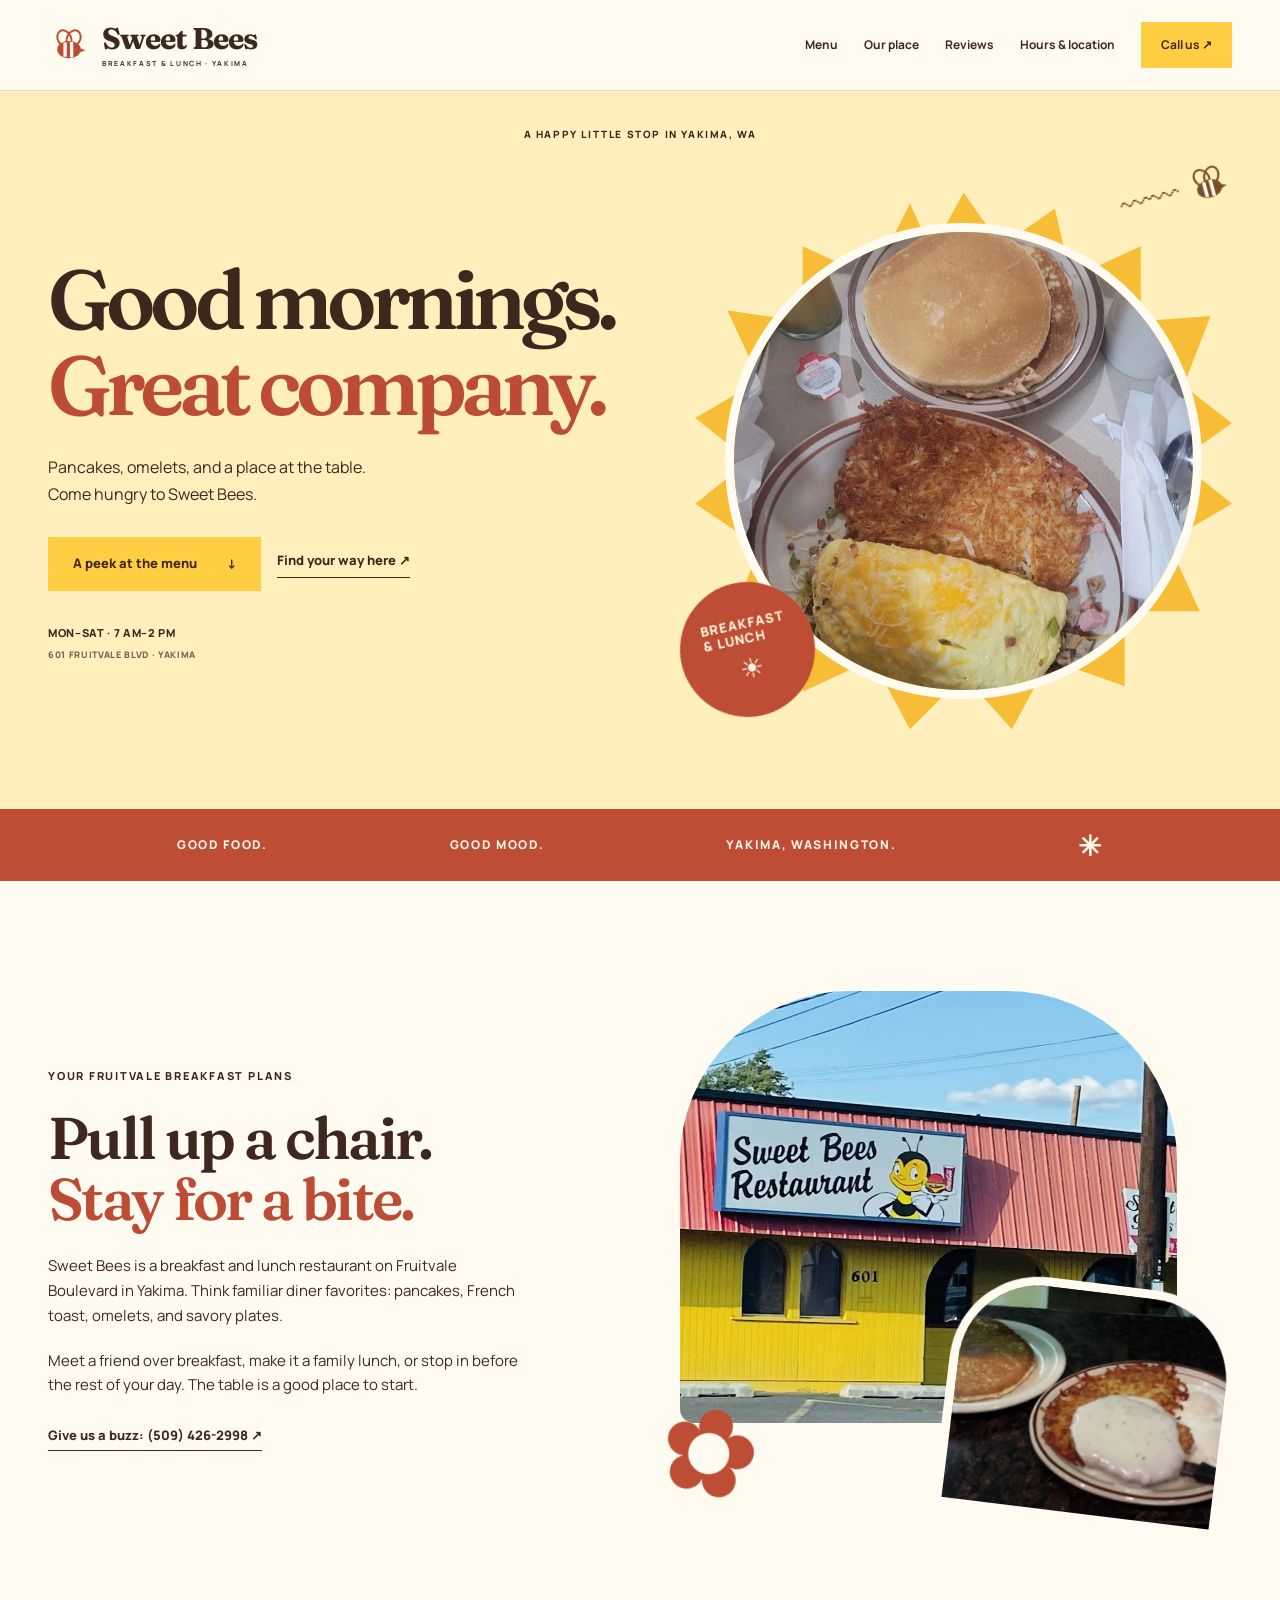
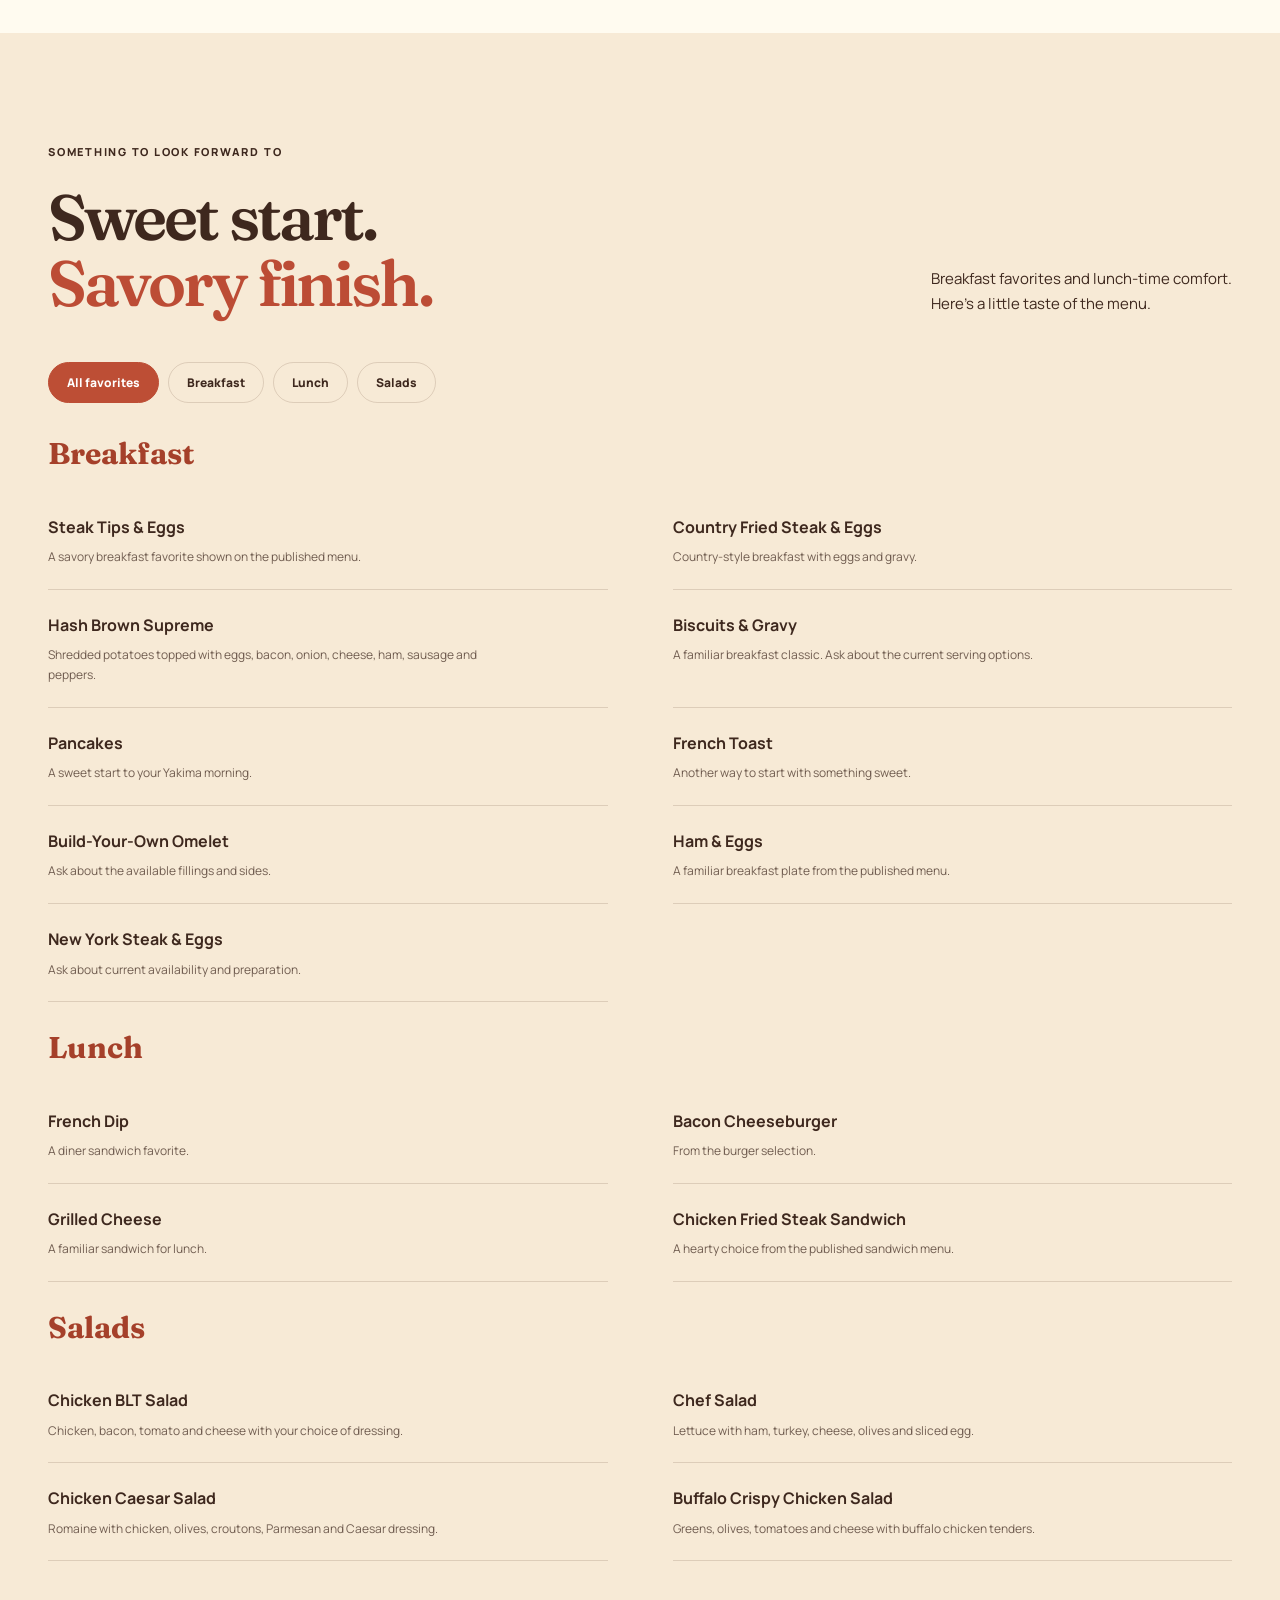
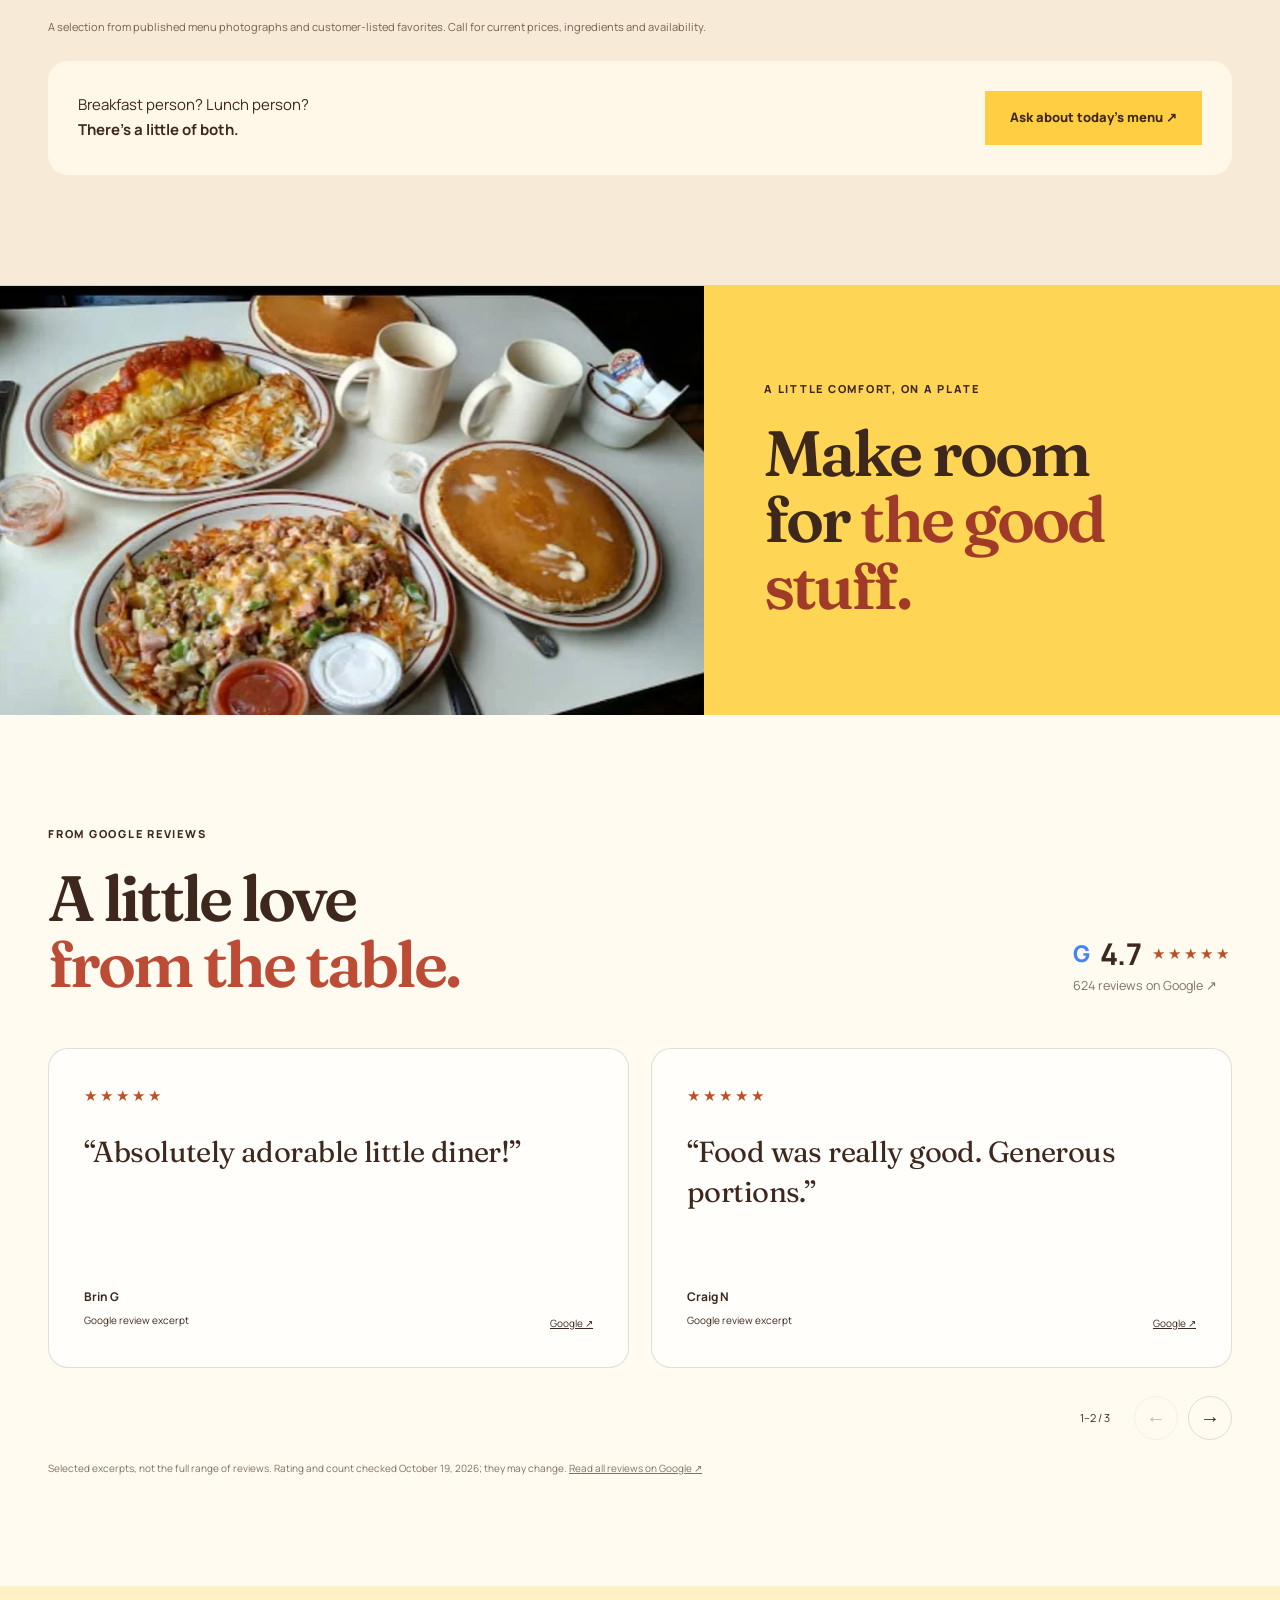
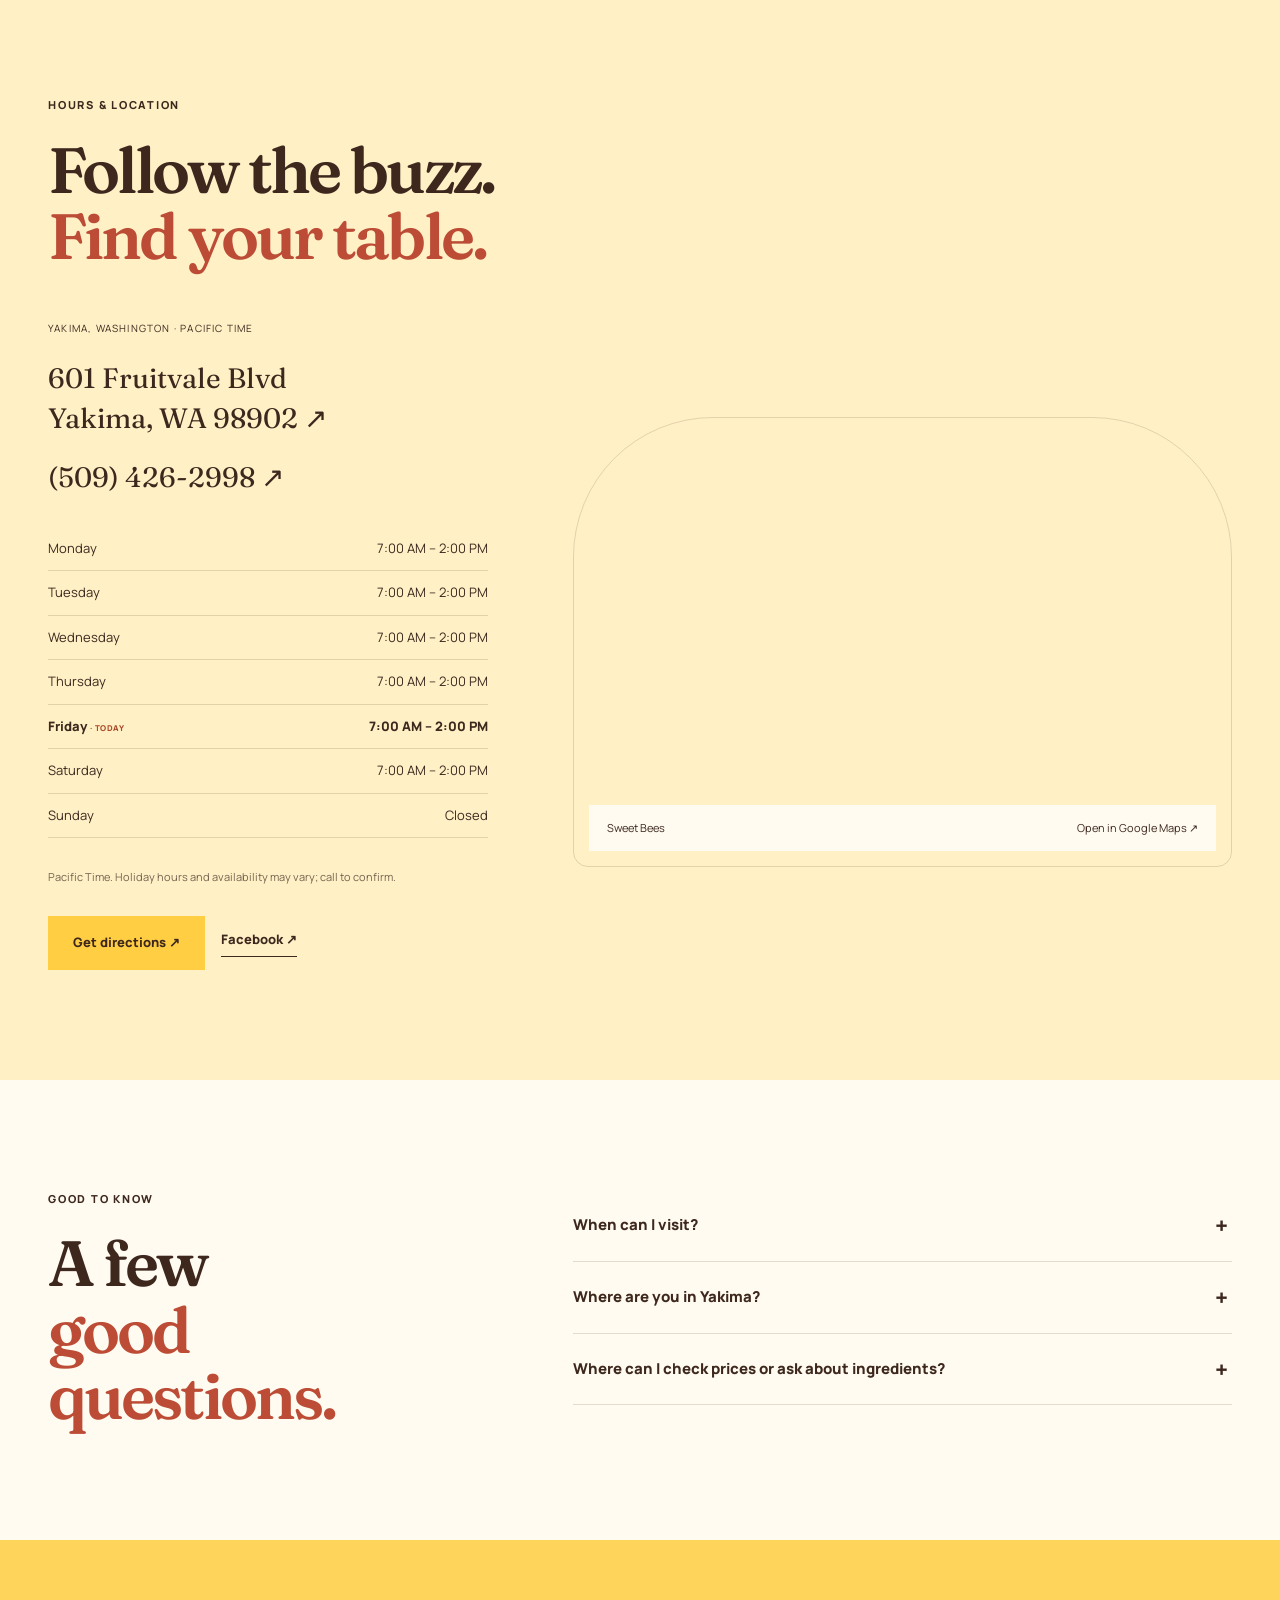
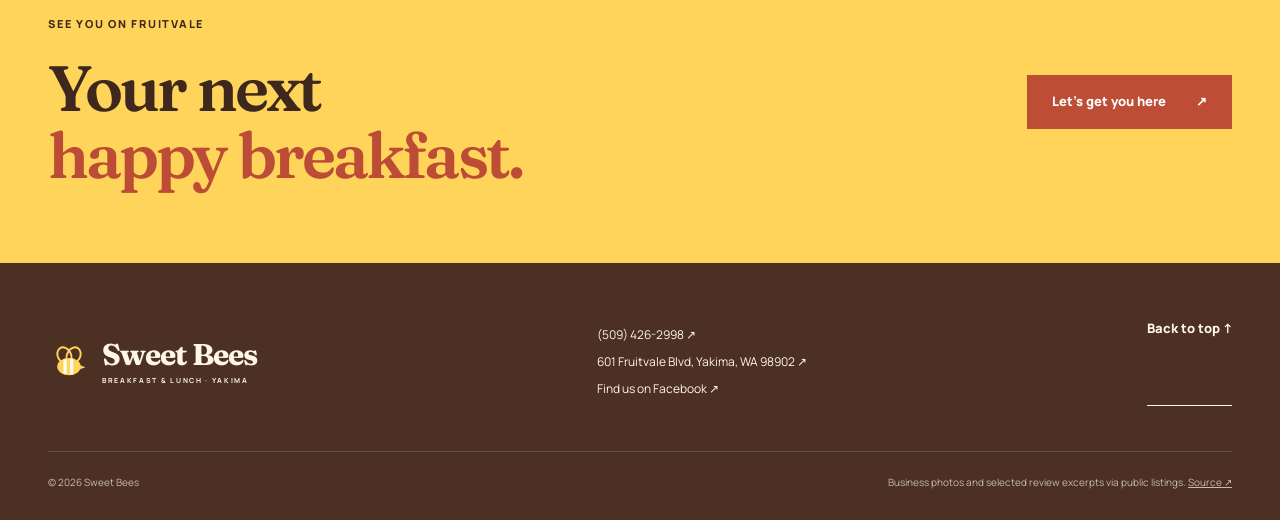
<file: index.html>
<!doctype html><html lang="en"><head><meta charset="utf-8"><meta name="viewport" content="width=device-width,initial-scale=1"><meta name="theme-color" content="#fffbf0"><title>Sweet Bees | Breakfast &amp; Lunch in Yakima, WA</title><meta name="description" content="Make a breakfast or lunch stop at Sweet Bees in Yakima. Explore pancakes, omelets and diner favorites, see hours, call the restaurant, and find 601 Fruitvale Blvd."><meta name="robots" content="noindex,nofollow,noarchive"><meta property="og:type" content="website"><meta property="og:locale" content="en_US"><meta property="og:title" content="Sweet Bees | Breakfast &amp; Lunch in Yakima, WA"><meta property="og:description" content="Make a breakfast or lunch stop at Sweet Bees in Yakima. Explore pancakes, omelets and diner favorites, see hours, call the restaurant, and find 601 Fruitvale Blvd."><meta property="og:url" content="https://vikrork.github.io/sweet-bees-preview/"><meta property="og:image" content="https://vikrork.github.io/sweet-bees-preview/assets/social.jpg"><meta property="og:image:width" content="1200"><meta property="og:image:height" content="630"><link rel="icon" href="favicon-96.png" type="image/png" sizes="96x96"><link rel="icon" href="favicon.svg" type="image/svg+xml"><link rel="shortcut icon" href="favicon.ico"><link rel="apple-touch-icon" href="apple-touch-icon.png"><link rel="manifest" href="site.webmanifest"><link rel="preload" href="assets/display.woff2" as="font" type="font/woff2" crossorigin><link rel="preload" href="assets/body.woff2" as="font" type="font/woff2" crossorigin><link rel="stylesheet" href="base.css"><link rel="stylesheet" href="style.css"><script type="application/ld+json">{"@context": "https://schema.org", "@graph": [{"@type": "Restaurant", "@id": "https://vikrork.github.io/sweet-bees-preview/#business", "name": "Sweet Bees", "description": "Make a breakfast or lunch stop at Sweet Bees in Yakima. Explore pancakes, omelets and diner favorites, see hours, call the restaurant, and find 601 Fruitvale Blvd.", "telephone": "+15094262998", "address": {"@type": "PostalAddress", "streetAddress": "601 Fruitvale Blvd", "addressLocality": "Yakima", "addressRegion": "WA", "postalCode": "98902", "addressCountry": "US"}, "hasMap": "https://www.google.com/maps/search/?api=1&query=Sweet+Bees%2C+601+Fruitvale+Blvd%2C+Yakima%2C+WA+98902", "sameAs": ["https://www.facebook.com/sweetbeesrestaurant/"], "openingHoursSpecification": [{"@type": "OpeningHoursSpecification", "dayOfWeek": "Monday", "opens": "07:00", "closes": "14:00"}, {"@type": "OpeningHoursSpecification", "dayOfWeek": "Tuesday", "opens": "07:00", "closes": "14:00"}, {"@type": "OpeningHoursSpecification", "dayOfWeek": "Wednesday", "opens": "07:00", "closes": "14:00"}, {"@type": "OpeningHoursSpecification", "dayOfWeek": "Thursday", "opens": "07:00", "closes": "14:00"}, {"@type": "OpeningHoursSpecification", "dayOfWeek": "Friday", "opens": "07:00", "closes": "14:00"}, {"@type": "OpeningHoursSpecification", "dayOfWeek": "Saturday", "opens": "07:00", "closes": "14:00"}, {"@type": "OpeningHoursSpecification", "dayOfWeek": "Sunday", "opens": "00:00", "closes": "00:00"}], "geo": {"@type": "GeoCoordinates", "latitude": 46.6127927, "longitude": -120.5202971}, "servesCuisine": ["American", "Breakfast"], "url": "https://vikrork.github.io/sweet-bees-preview/", "image": "https://vikrork.github.io/sweet-bees-preview/assets/hero.webp", "logo": "https://vikrork.github.io/sweet-bees-preview/favicon-96.png", "hasMenu": {"@type": "Menu", "name": "Selected menu favorites", "hasMenuSection": [{"@type": "MenuSection", "name": "Breakfast", "hasMenuItem": [{"@type": "MenuItem", "name": "Steak Tips & Eggs", "description": "A savory breakfast favorite shown on the published menu."}, {"@type": "MenuItem", "name": "Country Fried Steak & Eggs", "description": "Country-style breakfast with eggs and gravy."}, {"@type": "MenuItem", "name": "Hash Brown Supreme", "description": "Shredded potatoes topped with eggs, bacon, onion, cheese, ham, sausage and peppers."}, {"@type": "MenuItem", "name": "Biscuits & Gravy", "description": "A familiar breakfast classic. Ask about the current serving options."}, {"@type": "MenuItem", "name": "Pancakes", "description": "A sweet start to your Yakima morning."}, {"@type": "MenuItem", "name": "French Toast", "description": "Another way to start with something sweet."}, {"@type": "MenuItem", "name": "Build-Your-Own Omelet", "description": "Ask about the available fillings and sides."}, {"@type": "MenuItem", "name": "Ham & Eggs", "description": "A familiar breakfast plate from the published menu."}, {"@type": "MenuItem", "name": "New York Steak & Eggs", "description": "Ask about current availability and preparation."}]}, {"@type": "MenuSection", "name": "Lunch", "hasMenuItem": [{"@type": "MenuItem", "name": "French Dip", "description": "A diner sandwich favorite."}, {"@type": "MenuItem", "name": "Bacon Cheeseburger", "description": "From the burger selection."}, {"@type": "MenuItem", "name": "Grilled Cheese", "description": "A familiar sandwich for lunch."}, {"@type": "MenuItem", "name": "Chicken Fried Steak Sandwich", "description": "A hearty choice from the published sandwich menu."}]}, {"@type": "MenuSection", "name": "Salads", "hasMenuItem": [{"@type": "MenuItem", "name": "Chicken BLT Salad", "description": "Chicken, bacon, tomato and cheese with your choice of dressing."}, {"@type": "MenuItem", "name": "Chef Salad", "description": "Lettuce with ham, turkey, cheese, olives and sliced egg."}, {"@type": "MenuItem", "name": "Chicken Caesar Salad", "description": "Romaine with chicken, olives, croutons, Parmesan and Caesar dressing."}, {"@type": "MenuItem", "name": "Buffalo Crispy Chicken Salad", "description": "Greens, olives, tomatoes and cheese with buffalo chicken tenders."}]}]}}]}</script><script src="app.js" defer></script></head><body id="top" class="sweet-bees"><a class="skip" href="#main">Skip to content</a><div class="reading-progress" aria-hidden="true"></div><header class="site-header"><div class="wrap header-inner"><a class="brand" href="#top" aria-label="Sweet Bees home"><svg viewBox="0 0 64 64" aria-hidden="true" xmlns="http://www.w3.org/2000/svg"><ellipse cx="25" cy="22" rx="10" ry="13" transform="rotate(-30 25 22)" fill="none" stroke="currentColor" stroke-width="3"/><ellipse cx="39" cy="22" rx="10" ry="13" transform="rotate(30 39 22)" fill="none" stroke="currentColor" stroke-width="3"/><ellipse cx="32" cy="39" rx="18" ry="13" fill="currentColor"/><path d="M26 28V50M36 27V51" stroke="var(--paper,#fffbf0)" stroke-width="5"/><path d="M49 37L57 40 49 43" fill="currentColor"/></svg><span><strong>Sweet Bees</strong><small>Breakfast &amp; lunch · Yakima</small></span></a><button class="menu-toggle" type="button" aria-controls="navigation" aria-expanded="false" aria-label="Toggle navigation">Menu ☰</button><nav class="nav" id="navigation" aria-label="Main navigation"><a href="#menu">Menu</a><a href="#about">Our place</a><a href="#reviews">Reviews</a><a href="#visit">Hours & location</a><a class="button" href="tel:+15094262998">Call us ↗</a></nav></div></header>
<main id="main"><section class="hero sweet-hero"><div class="wrap"><span class="eyebrow sweet-hello">A HAPPY LITTLE STOP IN YAKIMA, WA</span><div class="sweet-hero-grid"><div class="sweet-hero-copy"><h1>Good mornings.<br><em>Great company.</em></h1><p class="lead">Pancakes, omelets, and a place at the table.<br>Come hungry to Sweet Bees.</p><div class="actions"><a class="button" href="#menu">A peek at the menu <span>↓</span></a><a class="text-link" href="https://www.google.com/maps/dir/?api=1&amp;destination=Sweet+Bees%2C+601+Fruitvale+Blvd%2C+Yakima%2C+WA+98902" target="_blank" rel="noopener">Find your way here ↗</a></div><div class="sweet-hours">MON–SAT · 7 AM–2 PM<br><span>601 FRUITVALE BLVD · YAKIMA</span></div></div><div class="sweet-breakfast"><div class="sunburst" aria-hidden="true"></div><div class="photo breakfast-circle"><img src="assets/hero.webp" width="1000" height="1000" fetchpriority="high" alt="Breakfast with pancakes and eggs at Sweet Bees" data-parallax></div><div class="sweet-badge"><span>BREAKFAST<br>& LUNCH</span>☀</div><span class="bee-flight" aria-hidden="true">〰〰 <svg viewBox="0 0 64 64" aria-hidden="true" xmlns="http://www.w3.org/2000/svg"><ellipse cx="25" cy="22" rx="10" ry="13" transform="rotate(-30 25 22)" fill="none" stroke="currentColor" stroke-width="3"/><ellipse cx="39" cy="22" rx="10" ry="13" transform="rotate(30 39 22)" fill="none" stroke="currentColor" stroke-width="3"/><ellipse cx="32" cy="39" rx="18" ry="13" fill="currentColor"/><path d="M26 28V50M36 27V51" stroke="var(--paper,#fffbf0)" stroke-width="5"/><path d="M49 37L57 40 49 43" fill="currentColor"/></svg></span></div></div></div><div class="sweet-ribbon"><span>GOOD FOOD.</span><span>GOOD MOOD.</span><span>YAKIMA, WASHINGTON.</span><span aria-hidden="true">✳</span></div></section>
<section class="section sweet-about" id="about"><div class="wrap split"><div data-reveal><span class="eyebrow">YOUR FRUITVALE BREAKFAST PLANS</span><h2>Pull up a chair.<br><em>Stay for a bite.</em></h2><div class="body-copy"><p>Sweet Bees is a breakfast and lunch restaurant on Fruitvale Boulevard in Yakima. Think familiar diner favorites: pancakes, French toast, omelets, and savory plates.</p><p>Meet a friend over breakfast, make it a family lunch, or stop in before the rest of your day. The table is a good place to start.</p></div><a class="text-link" href="tel:+15094262998">Give us a buzz: (509) 426-2998 ↗</a></div><div class="sweet-collage" data-reveal="delay"><div class="photo sweet-shop"><img src="assets/detail.webp" width="1200" height="800" loading="lazy" alt="The yellow Sweet Bees restaurant on Fruitvale Boulevard in Yakima" data-parallax></div><div class="photo sweet-plate"><img src="assets/extra.webp" width="800" height="800" loading="lazy" alt="A breakfast plate served at Sweet Bees"></div><div class="little-flower" aria-hidden="true">✿</div></div></div></section>
<section class="section sweet-menu" id="menu"><div class="wrap"><div class="section-heading"><div><span class="eyebrow">SOMETHING TO LOOK FORWARD TO</span><h2>Sweet start.<br><em>Savory finish.</em></h2></div><p>Breakfast favorites and lunch-time comfort.<br>Here’s a little taste of the menu.</p></div><div class="menu-browser"><div class="menu-filters" role="group" aria-label="Choose menu category"><button type="button" data-filter="all" aria-pressed="true">All favorites</button><button type="button" data-filter="c0" aria-pressed="false">Breakfast</button><button type="button" data-filter="c1" aria-pressed="false">Lunch</button><button type="button" data-filter="c2" aria-pressed="false">Salads</button></div><div class="menu-results" aria-live="polite"><section class="menu-category" data-category="c0" aria-labelledby="menu-c0"><h3 id="menu-c0">Breakfast</h3><div class="menu-items"><article class="menu-item"><div class="menu-item-top"><h4>Steak Tips &amp; Eggs</h4></div><p>A savory breakfast favorite shown on the published menu.</p></article><article class="menu-item"><div class="menu-item-top"><h4>Country Fried Steak &amp; Eggs</h4></div><p>Country-style breakfast with eggs and gravy.</p></article><article class="menu-item"><div class="menu-item-top"><h4>Hash Brown Supreme</h4></div><p>Shredded potatoes topped with eggs, bacon, onion, cheese, ham, sausage and peppers.</p></article><article class="menu-item"><div class="menu-item-top"><h4>Biscuits &amp; Gravy</h4></div><p>A familiar breakfast classic. Ask about the current serving options.</p></article><article class="menu-item"><div class="menu-item-top"><h4>Pancakes</h4></div><p>A sweet start to your Yakima morning.</p></article><article class="menu-item"><div class="menu-item-top"><h4>French Toast</h4></div><p>Another way to start with something sweet.</p></article><article class="menu-item"><div class="menu-item-top"><h4>Build-Your-Own Omelet</h4></div><p>Ask about the available fillings and sides.</p></article><article class="menu-item"><div class="menu-item-top"><h4>Ham &amp; Eggs</h4></div><p>A familiar breakfast plate from the published menu.</p></article><article class="menu-item"><div class="menu-item-top"><h4>New York Steak &amp; Eggs</h4></div><p>Ask about current availability and preparation.</p></article></div></section><section class="menu-category" data-category="c1" aria-labelledby="menu-c1"><h3 id="menu-c1">Lunch</h3><div class="menu-items"><article class="menu-item"><div class="menu-item-top"><h4>French Dip</h4></div><p>A diner sandwich favorite.</p></article><article class="menu-item"><div class="menu-item-top"><h4>Bacon Cheeseburger</h4></div><p>From the burger selection.</p></article><article class="menu-item"><div class="menu-item-top"><h4>Grilled Cheese</h4></div><p>A familiar sandwich for lunch.</p></article><article class="menu-item"><div class="menu-item-top"><h4>Chicken Fried Steak Sandwich</h4></div><p>A hearty choice from the published sandwich menu.</p></article></div></section><section class="menu-category" data-category="c2" aria-labelledby="menu-c2"><h3 id="menu-c2">Salads</h3><div class="menu-items"><article class="menu-item"><div class="menu-item-top"><h4>Chicken BLT Salad</h4></div><p>Chicken, bacon, tomato and cheese with your choice of dressing.</p></article><article class="menu-item"><div class="menu-item-top"><h4>Chef Salad</h4></div><p>Lettuce with ham, turkey, cheese, olives and sliced egg.</p></article><article class="menu-item"><div class="menu-item-top"><h4>Chicken Caesar Salad</h4></div><p>Romaine with chicken, olives, croutons, Parmesan and Caesar dressing.</p></article><article class="menu-item"><div class="menu-item-top"><h4>Buffalo Crispy Chicken Salad</h4></div><p>Greens, olives, tomatoes and cheese with buffalo chicken tenders.</p></article></div></section></div><p class="menu-note">A selection from published menu photographs and customer-listed favorites. Call for current prices, ingredients and availability.</p></div><div class="sweet-menu-call"><span>Breakfast person? Lunch person?<br><strong>There’s a little of both.</strong></span><a class="button" href="tel:+15094262998">Ask about today’s menu ↗</a></div></div></section>
<section class="sweet-photo-break"><div class="photo"><img src="assets/wide.webp" width="1200" height="700" loading="lazy" alt="A table of breakfast dishes at Sweet Bees in Yakima" data-parallax></div><div class="sweet-photo-message"><span class="eyebrow">A LITTLE COMFORT, ON A PLATE</span><h2>Make room<br>for <em>the good stuff.</em></h2></div></section>
<section class="section reviews-section" id="reviews"><div class="wrap"><div class="section-heading"><div><span class="eyebrow">FROM GOOGLE REVIEWS</span><h2>A little love<br><em>from the table.</em></h2></div><div><a class="review-heading" href="https://www.google.com/maps/search/?api=1&amp;query=Sweet+Bees%2C+601+Fruitvale+Blvd%2C+Yakima%2C+WA+98902" target="_blank" rel="noopener" style="text-decoration:none"><span class="google-g" aria-label="Google">G</span><strong>4.7</strong><span class="stars" aria-label="4.7 out of 5 stars">★★★★★</span></a><small class="muted">624 reviews on Google ↗</small></div></div><div class="review-carousel" role="region" aria-label="Customer review excerpts"><div class="review-track" tabindex="0" aria-label="Reviews. Swipe or use the arrow keys."><article class="review-card" role="group" aria-roledescription="slide" aria-label="Review 1 of 3"><span class="stars" aria-label="5 out of 5 stars">★★★★★</span><blockquote>“Absolutely adorable little diner!”</blockquote><div class="review-person"><div><strong>Brin G</strong><small>Google review excerpt</small></div><a class="" href="https://www.google.com/maps/search/?api=1&amp;query=Sweet+Bees%2C+601+Fruitvale+Blvd%2C+Yakima%2C+WA+98902" target="_blank" rel="noopener">Google ↗</a></div></article><article class="review-card" role="group" aria-roledescription="slide" aria-label="Review 2 of 3"><span class="stars" aria-label="5 out of 5 stars">★★★★★</span><blockquote>“Food was really good. Generous portions.”</blockquote><div class="review-person"><div><strong>Craig N</strong><small>Google review excerpt</small></div><a class="" href="https://www.google.com/maps/search/?api=1&amp;query=Sweet+Bees%2C+601+Fruitvale+Blvd%2C+Yakima%2C+WA+98902" target="_blank" rel="noopener">Google ↗</a></div></article><article class="review-card" role="group" aria-roledescription="slide" aria-label="Review 3 of 3"><span class="stars" aria-label="5 out of 5 stars">★★★★★</span><blockquote>“The service was super friendly and the food came out quick!”</blockquote><div class="review-person"><div><strong>Taylor W</strong><small>Google review excerpt</small></div><a class="" href="https://www.google.com/maps/search/?api=1&amp;query=Sweet+Bees%2C+601+Fruitvale+Blvd%2C+Yakima%2C+WA+98902" target="_blank" rel="noopener">Google ↗</a></div></article></div><div class="review-controls"><span class="review-status" role="status" aria-live="polite"></span><button type="button" class="round-button review-prev" aria-label="Previous reviews">←</button><button type="button" class="round-button review-next" aria-label="Next reviews">→</button></div></div><p class="review-caption">Selected excerpts, not the full range of reviews. Rating and count checked October 19, 2026; they may change. <a class="" href="https://www.google.com/maps/search/?api=1&amp;query=Sweet+Bees%2C+601+Fruitvale+Blvd%2C+Yakima%2C+WA+98902" target="_blank" rel="noopener">Read all reviews on Google ↗</a></p></div></section>
<section class="section visit-section" id="visit"><div class="wrap"><div class="section-heading"><div><span class="eyebrow">HOURS & LOCATION</span><h2>Follow the buzz.<br><em>Find your table.</em></h2></div></div><div class="visit-grid"><div><span class="regional-note">YAKIMA, WASHINGTON · PACIFIC TIME</span><a class="contact-link" href="https://www.google.com/maps/dir/?api=1&amp;destination=Sweet+Bees%2C+601+Fruitvale+Blvd%2C+Yakima%2C+WA+98902" target="_blank" rel="noopener">601 Fruitvale Blvd<br>Yakima, WA 98902 ↗</a><a class="contact-link" href="tel:+15094262998">(509) 426-2998 ↗</a><div class="hours" aria-label="Weekly opening hours"><div class="hours-row" data-day="Monday"><span>Monday</span><span>7:00 AM – 2:00 PM</span></div><div class="hours-row" data-day="Tuesday"><span>Tuesday</span><span>7:00 AM – 2:00 PM</span></div><div class="hours-row" data-day="Wednesday"><span>Wednesday</span><span>7:00 AM – 2:00 PM</span></div><div class="hours-row" data-day="Thursday"><span>Thursday</span><span>7:00 AM – 2:00 PM</span></div><div class="hours-row" data-day="Friday"><span>Friday</span><span>7:00 AM – 2:00 PM</span></div><div class="hours-row" data-day="Saturday"><span>Saturday</span><span>7:00 AM – 2:00 PM</span></div><div class="hours-row" data-day="Sunday"><span>Sunday</span><span>Closed</span></div></div><p class="visit-note">Pacific Time. Holiday hours and availability may vary; call to confirm.</p><div class="actions"><a class="button" href="https://www.google.com/maps/dir/?api=1&amp;destination=Sweet+Bees%2C+601+Fruitvale+Blvd%2C+Yakima%2C+WA+98902" target="_blank" rel="noopener">Get directions ↗</a><a class="text-link" href="https://www.facebook.com/sweetbeesrestaurant/" target="_blank" rel="noopener">Facebook ↗</a></div></div><div class="map-wrap"><iframe title="Google Map: Sweet Bees, 601 Fruitvale Blvd, Yakima" src="https://maps.google.com/maps?q=Sweet+Bees%2C+601+Fruitvale+Blvd%2C+Yakima%2C+WA&amp;output=embed&amp;hl=en" loading="lazy" allowfullscreen referrerpolicy="no-referrer-when-downgrade"></iframe><a class="map-caption" href="https://www.google.com/maps/search/?api=1&amp;query=Sweet+Bees%2C+601+Fruitvale+Blvd%2C+Yakima%2C+WA+98902" target="_blank" rel="noopener">Sweet Bees<span>Open in Google Maps ↗</span></a></div></div></div></section>
<section class="section faq-section"><div class="wrap faq-grid"><div><span class="eyebrow">GOOD TO KNOW</span><h2>A few<br><em>good questions.</em></h2></div><div class="faq"><details><summary>When can I visit?</summary><p>The current listing shows Monday through Saturday, 7 AM to 2 PM, with Sunday closed. Call for holiday hours.</p></details><details><summary>Where are you in Yakima?</summary><p>Sweet Bees is at 601 Fruitvale Boulevard, Yakima, WA 98902. Tap Get directions for the route.</p></details><details><summary>Where can I check prices or ask about ingredients?</summary><p>Call (509) 426-2998 for current pricing, availability, ingredient questions and dietary needs before ordering.</p></details></div></div></section>
<section class="final-cta"><div class="wrap final-cta-inner"><div><span class="eyebrow">SEE YOU ON FRUITVALE</span><h2>Your next<br><em>happy breakfast.</em></h2></div><a class="button" href="https://www.google.com/maps/dir/?api=1&amp;destination=Sweet+Bees%2C+601+Fruitvale+Blvd%2C+Yakima%2C+WA+98902" target="_blank" rel="noopener">Let’s get you here <span>↗</span></a></div></section>
</main><footer class="site-footer"><div class="wrap"><div class="footer-top"><a class="brand" href="#top" aria-label="Sweet Bees home"><svg viewBox="0 0 64 64" aria-hidden="true" xmlns="http://www.w3.org/2000/svg"><ellipse cx="25" cy="22" rx="10" ry="13" transform="rotate(-30 25 22)" fill="none" stroke="currentColor" stroke-width="3"/><ellipse cx="39" cy="22" rx="10" ry="13" transform="rotate(30 39 22)" fill="none" stroke="currentColor" stroke-width="3"/><ellipse cx="32" cy="39" rx="18" ry="13" fill="currentColor"/><path d="M26 28V50M36 27V51" stroke="var(--paper,#fffbf0)" stroke-width="5"/><path d="M49 37L57 40 49 43" fill="currentColor"/></svg><span><strong>Sweet Bees</strong><small>Breakfast &amp; lunch · Yakima</small></span></a><div class="footer-contact"><a href="tel:+15094262998">(509) 426-2998 ↗</a><a class="" href="https://www.google.com/maps/dir/?api=1&amp;destination=Sweet+Bees%2C+601+Fruitvale+Blvd%2C+Yakima%2C+WA+98902" target="_blank" rel="noopener">601 Fruitvale Blvd, Yakima, WA 98902 ↗</a><a class="" href="https://www.facebook.com/sweetbeesrestaurant/" target="_blank" rel="noopener">Find us on Facebook ↗</a></div><a class="text-link" href="#top">Back to top ↑</a></div><div class="footer-bottom"><span>© 2026 Sweet Bees</span><span>Business photos and selected review excerpts via public listings. <a class="" href="https://wanderlog.com/place/details/3159992/sweet-bees" target="_blank" rel="noopener">Source ↗</a></span></div></div></footer><div class="mobile-actions" aria-label="Quick contact"><a href="tel:+15094262998">Call us ↗</a><a class="" href="https://www.google.com/maps/dir/?api=1&amp;destination=Sweet+Bees%2C+601+Fruitvale+Blvd%2C+Yakima%2C+WA+98902" target="_blank" rel="noopener">Directions ↗</a></div></body></html>
</file>
<file: base.css>
@font-face{font-family:Manrope;src:url(assets/body.woff2) format('woff2');font-weight:200 800;font-display:swap}
*{box-sizing:border-box}html{scroll-behavior:smooth;scroll-padding-top:110px}body{margin:0;color:var(--ink);background:var(--paper);font-family:Manrope,Arial,sans-serif;font-size:15px;line-height:1.65}a{color:inherit}button,input{font:inherit}button,a{-webkit-tap-highlight-color:transparent}button{cursor:pointer}img{display:block;max-width:100%;width:100%;height:100%;object-fit:cover}svg{flex-shrink:0}button:disabled{opacity:.3;cursor:default}:focus-visible{outline:3px solid var(--accent);outline-offset:5px}::selection{background:var(--accent);color:var(--ink)}h1,h2,h3,p{margin:0}h1,h2,h3{line-height:1.04}h1,h2{font-family:Display,Georgia,serif;font-weight:600}h1{font-size:clamp(60px,8.2vw,122px);letter-spacing:-.055em}h2{font-size:clamp(42px,5vw,76px);letter-spacing:-.045em}h3{font-size:24px}.wrap{width:min(1280px,calc(100% - 96px));margin:auto}.section{padding:110px 0}.eyebrow{font-size:11px;letter-spacing:.16em;text-transform:uppercase;font-weight:800;display:block;margin-bottom:22px}.lead{font-size:18px;line-height:1.65;max-width:500px}.body-copy{max-width:480px}.body-copy p+p{margin-top:20px}.muted{opacity:.65}.button{display:inline-flex;align-items:center;justify-content:space-between;gap:30px;min-height:54px;padding:15px 24px;background:var(--accent);color:var(--ink);text-decoration:none;font-weight:800;font-size:13px;border:1px solid transparent;transition:transform .2s,background .2s}.button:hover{transform:translateY(-3px)}.button.secondary{background:transparent;border-color:currentColor}.text-link{font-size:13px;font-weight:800;text-decoration:none;border-bottom:1px solid currentColor;padding-bottom:6px}.actions{display:flex;gap:16px;align-items:center;flex-wrap:wrap;margin-top:30px}.skip{position:fixed;z-index:100;top:-100px;background:white;color:black;padding:15px}.skip:focus{top:0}.reading-progress{position:fixed;z-index:90;top:0;left:0;height:3px;width:100%;background:var(--accent);transform-origin:left;transform:scaleX(0)}.site-header{position:sticky;top:0;z-index:40;background:var(--paper);border-bottom:1px solid var(--line);transition:box-shadow .3s}.site-header.scrolled{box-shadow:0 5px 25px #0000000d}.header-inner{height:90px;display:flex;align-items:center;justify-content:space-between;gap:25px}.brand{display:flex;align-items:center;gap:12px;text-decoration:none;line-height:1.05}.brand svg{width:42px;height:42px}.brand strong{font-family:Display,Georgia,serif;font-size:25px;font-weight:700;letter-spacing:-.03em}.brand small{display:block;font-family:Manrope,Arial,sans-serif;font-size:8px;letter-spacing:.2em;margin-top:6px;font-weight:700;text-transform:uppercase}.nav{display:flex;gap:26px;align-items:center}.nav>a{font-size:12px;text-decoration:none;font-weight:700}.nav>a:hover{text-decoration:underline;text-underline-offset:6px}.nav .button{padding:12px 19px;min-height:45px}.menu-toggle{display:none}.hero{position:relative;isolation:isolate}.photo{overflow:hidden;position:relative}.photo img{will-change:transform}.photo-label{position:absolute;z-index:2;bottom:18px;left:20px;font-size:10px;font-weight:800;letter-spacing:.1em;text-transform:uppercase;padding:6px 10px;background:var(--paper);color:var(--ink)}.section-heading{display:flex;justify-content:space-between;gap:40px;align-items:end;margin-bottom:45px}.section-heading p{max-width:350px}.split{display:grid;grid-template-columns:1fr 1fr;gap:80px;align-items:center}.facts{display:flex;gap:36px;margin-top:32px}.facts strong{font-size:31px;font-family:Display,Georgia,serif;display:block;line-height:1.2}.facts small{font-size:11px}.menu-filters{display:flex;gap:9px;flex-wrap:wrap;margin-bottom:35px}.menu-filters button{border:1px solid var(--line);color:var(--ink);background:transparent;padding:10px 18px;border-radius:40px;font-size:12px;font-weight:800}.menu-filters button[aria-pressed=true]{background:var(--ink);color:var(--paper);border-color:var(--ink)}.menu-category[hidden]{display:none}.menu-category h3{margin-bottom:22px}.menu-items{display:grid;grid-template-columns:1fr 1fr;gap:0 65px}.menu-item{padding:22px 0;border-bottom:1px solid var(--line)}.menu-item-top{display:flex;justify-content:space-between;gap:20px;align-items:baseline}.menu-item h4{font-size:16px;margin:0}.menu-item p{font-size:12px;margin-top:7px;max-width:440px;opacity:.72}.price{font-size:13px;font-weight:800;white-space:nowrap}.menu-note{font-size:11px;margin-top:27px;opacity:.7}.review-heading{display:flex;align-items:center;gap:10px}.google-g{font-size:23px;font-weight:800;color:#4285f4}.review-heading strong{font-size:30px;line-height:1}.stars{color:var(--star);font-size:15px;letter-spacing:3px;white-space:nowrap}.review-track{display:flex;overflow-x:auto;scroll-snap-type:x mandatory;gap:22px;scrollbar-width:none;position:relative;padding:5px 0 12px;overscroll-behavior-x:contain}.review-track::-webkit-scrollbar{display:none}.review-card{flex:0 0 calc((100% - 22px)/2);scroll-snap-align:start;border:1px solid var(--line);padding:35px;min-height:320px;display:flex;flex-direction:column;background:var(--card)}.review-card blockquote{font-family:Display,Georgia,serif;letter-spacing:-.02em;font-size:27px;line-height:1.4;margin:23px 0 28px;flex:1}.review-person{display:flex;justify-content:space-between;align-items:end;gap:15px}.review-person strong{font-size:12px;display:block}.review-person small,.review-person a{font-size:10px}.review-controls{display:flex;gap:10px;align-items:center;justify-content:flex-end;margin-top:16px}.round-button{width:44px;height:44px;border:1px solid var(--line);color:var(--ink);background:transparent;border-radius:50%;font-size:20px}.review-status{font-size:11px;margin-right:14px}.review-caption{font-size:10px;margin-top:20px;opacity:.65}.hours{margin:30px 0}.hours-row{display:flex;justify-content:space-between;padding:11px 0;border-bottom:1px solid var(--line);font-size:13px;gap:20px}.hours-row.today{font-weight:800}.hours-row.today span:first-child:after{content:' · TODAY';font-size:8px;color:var(--accent-ink,var(--ink));letter-spacing:.07em}.contact-link{display:block;font-family:Display,Georgia,serif;font-size:28px;text-decoration:none;margin:20px 0;line-height:1.4}.contact-link:hover{text-decoration:underline;text-underline-offset:5px}.map-wrap{border:1px solid var(--line);height:450px;overflow:hidden;position:relative}.map-wrap iframe{height:100%;width:100%;border:0}.map-caption{position:absolute;bottom:15px;left:15px;right:15px;padding:14px 18px;background:var(--paper);font-size:11px;text-decoration:none;display:flex;justify-content:space-between;gap:15px}.visit-grid{display:grid;grid-template-columns:.8fr 1.2fr;gap:85px;align-items:center}.visit-note{font-size:11px;opacity:.7}.faq-grid{display:grid;grid-template-columns:.8fr 1.2fr;gap:85px}.faq details{border-bottom:1px solid var(--line)}.faq summary{padding:23px 35px 23px 0;cursor:pointer;font-size:15px;font-weight:800;list-style:none;position:relative}.faq summary:after{content:'+';position:absolute;right:4px;font-size:23px;top:17px}.faq details[open] summary:after{content:'−'}.faq details p{padding:0 25px 25px 0;font-size:13px;max-width:530px}.final-cta{padding:75px 0}.final-cta-inner{display:flex;justify-content:space-between;gap:50px;align-items:center}.final-cta h2{font-size:clamp(42px,5vw,74px)}.site-footer{padding:55px 0 30px}.footer-top{display:flex;justify-content:space-between;gap:35px;padding-bottom:45px}.footer-contact a{display:block;text-decoration:none;font-size:12px;margin:7px 0}.footer-bottom{border-top:1px solid var(--line);padding-top:22px;display:flex;justify-content:space-between;gap:20px;font-size:10px;opacity:.7}.mobile-actions{display:none}a[href^='#']{scroll-margin-top:100px}[data-reveal]{opacity:1}.motion [data-reveal]{opacity:0;transform:translateY(25px);transition:opacity .75s,transform .75s}.motion [data-reveal].visible{opacity:1;transform:none}.motion [data-reveal=delay]{transition-delay:.12s}.regional-note{font-size:10px;letter-spacing:.12em;text-transform:uppercase}.photo-credit{font-size:9px;opacity:.6;margin-top:8px}
@media(min-width:1600px){h1{font-size:136px}}
@media(max-width:1000px){.wrap{width:calc(100% - 64px)}.nav{gap:15px}.nav>a{font-size:11px}.split,.visit-grid,.faq-grid{gap:40px}.section{padding:85px 0}.brand strong{font-size:22px}.header-inner{gap:15px}.menu-items{gap:0 35px}.review-card{padding:25px}.review-card blockquote{font-size:24px}}
@media(max-width:760px){html{scroll-padding-top:85px}.wrap{width:calc(100% - 40px)}.header-inner{height:76px}.brand strong{font-size:21px}.brand svg{width:33px;height:33px}.brand small{font-size:7px}.menu-toggle{display:block;background:transparent;border:1px solid var(--line);padding:8px 12px;color:var(--ink);font-size:12px}.nav{display:none;position:absolute;top:76px;left:0;right:0;background:var(--paper);padding:25px 20px;border-bottom:1px solid var(--line);box-shadow:0 16px 24px #0001}.nav.open{display:flex;flex-direction:column;align-items:stretch;gap:0}.nav>a{font-size:15px;padding:13px 0}.nav .button{margin-top:12px;padding:13px 20px}.section{padding:65px 0}h1{font-size:clamp(58px,13.8vw,98px)}h2{font-size:clamp(40px,10vw,60px)}.lead{font-size:16px}.split,.visit-grid,.faq-grid{grid-template-columns:1fr;gap:35px}.section-heading{display:block;margin-bottom:30px}.section-heading p{margin-top:22px}.section-heading .review-heading{margin-top:25px}.menu-items{grid-template-columns:1fr}.menu-filters{gap:7px}.menu-filters button{padding:9px 13px;font-size:11px}.review-card{flex-basis:100%;min-height:300px}.review-card blockquote{font-size:26px}.map-wrap{height:380px}.contact-link{font-size:25px}.final-cta-inner,.footer-top{flex-direction:column;align-items:flex-start;gap:28px}.footer-bottom{flex-direction:column;gap:9px}.site-footer{padding-bottom:100px}.mobile-actions{position:fixed;z-index:50;bottom:0;left:0;right:0;display:grid;grid-template-columns:1fr 1fr;padding:9px 12px calc(9px + env(safe-area-inset-bottom));background:var(--paper);border-top:1px solid var(--line);gap:9px}.mobile-actions a{font-size:12px;font-weight:800;text-align:center;padding:12px 8px;text-decoration:none;background:var(--accent);color:var(--ink)}.mobile-actions a+ a{background:transparent;border:1px solid var(--line);color:var(--ink)}.facts{gap:30px}.facts strong{font-size:28px}.reading-progress{height:2px}}
@media(prefers-reduced-motion:reduce){html{scroll-behavior:auto}*,*:before,*:after{animation:none!important;transition:none!important}.motion [data-reveal]{opacity:1;transform:none}.photo img{transform:none!important}}
</file>
<file: style.css>
@font-face{font-family:Display;src:url(assets/display.woff2) format('woff2');font-weight:400 700;font-display:swap}
:root{--ink:#3e281e;--paper:#fffbf0;--accent:#ffce42;--line:#57342229;--card:#fffefa;--star:#b95326;--accent-ink:#a94927}em{font-style:normal;color:#bc4c35}.site-header{background:#fffbf0}.brand strong{font-size:30px}.brand small{font-size:7px;letter-spacing:.24em}.brand svg{color:#bc4c35}.sweet-hero{padding:35px 0 0;overflow:hidden;background:#ffefbc}.sweet-hello{text-align:center;margin-bottom:35px;font-size:10px}.sweet-hero-grid{display:grid;grid-template-columns:1.15fr 1fr;gap:30px;align-items:center;padding:15px 0 80px}.sweet-hero h1{font-size:clamp(60px,6.5vw,100px);font-weight:600;letter-spacing:-.07em;line-height:1.03}.sweet-hero h1 em{display:block}.sweet-hero .lead{margin-top:26px;font-size:16px}.sweet-hours{margin-top:32px;font-size:11px;font-weight:800;line-height:1.9;letter-spacing:.06em}.sweet-hours span{font-size:9px;opacity:.7}.sweet-breakfast{position:relative;padding:30px;isolation:isolate}.breakfast-circle{aspect-ratio:1;border-radius:50%;border:9px solid var(--paper)}.sunburst{position:absolute;inset:0;z-index:-1;background:#f8bd37;clip-path:polygon(50% 0,57% 10%,67% 3%,70% 16%,83% 10%,83% 24%,96% 23%,91% 36%,100% 43%,90% 50%,100% 58%,88% 65%,94% 78%,80% 78%,80% 92%,66% 87%,59% 100%,50% 90%,40% 100%,33% 87%,20% 93%,20% 79%,7% 79%,12% 66%,0 58%,10% 50%,0 42%,12% 35%,6% 22%,20% 24%,20% 10%,33% 16%,40% 2%,44% 11%);animation:sunturn 100s linear infinite}.sweet-badge{position:absolute;bottom:12px;left:-15px;background:#bd4e35;color:#fff6df;border-radius:50%;width:135px;height:135px;display:flex;flex-direction:column;align-items:center;justify-content:center;transform:rotate(-12deg);font-size:27px;line-height:1.1}.sweet-badge span{font-size:13px;letter-spacing:.07em;font-weight:800;margin-bottom:8px}.bee-flight{position:absolute;right:0;top:-25px;display:flex;align-items:center;gap:8px;transform:rotate(-15deg);font-size:30px;color:#7c4e24}.bee-flight svg{width:45px;height:45px}.sweet-ribbon{display:flex;align-items:center;justify-content:space-evenly;gap:35px;padding:22px 30px;background:#bd4e35;color:#fff7e8;font-size:12px;font-weight:800;letter-spacing:.14em}.sweet-ribbon span:last-child{font-size:28px;line-height:1}.sweet-about .body-copy{margin:25px 0}.sweet-about h2{font-size:clamp(45px,4.6vw,68px)}.sweet-collage{position:relative;padding:0 55px 100px 0}.sweet-shop{aspect-ratio:1.15;border-radius:170px 170px 14px 14px}.sweet-plate{position:absolute;bottom:0;right:0;width:52%;height:240px;border:9px solid var(--paper);border-radius:90px 90px 8px 8px;transform:rotate(7deg)}.little-flower{font-size:120px;line-height:1;position:absolute;left:-20px;bottom:15px;color:#bd4e35;transform:rotate(15deg)}.sweet-menu{background:#f7ead6}.sweet-menu .menu-category{padding-bottom:30px}.sweet-menu .menu-category>h3{font-family:Display,Georgia,serif;font-size:30px;color:#a5402a}.sweet-menu .menu-item h4{font-size:16px}.sweet-menu .menu-filters button[aria-pressed=true]{background:#bd4e35;border-color:#bd4e35;color:white}.sweet-menu-call{display:flex;justify-content:space-between;align-items:center;gap:30px;margin-top:24px;padding:30px;background:#fff7e7;border-radius:20px}.sweet-menu-call>span{font-size:15px}.sweet-photo-break{display:grid;grid-template-columns:1.1fr .9fr;background:#ffd556;min-height:430px}.sweet-photo-break .photo{min-height:430px}.sweet-photo-message{align-self:center;padding:60px}.sweet-photo-message h2{font-size:clamp(45px,5vw,73px)}.sweet-photo-message em{color:#9f3b28}.reviews-section{background:#fffbf0}.reviews-section .review-card{border-radius:20px}.reviews-section .review-card blockquote{font-size:29px}.visit-section{background:#fff0c6}.visit-section .map-wrap{border-radius:140px 140px 15px 15px}.final-cta{background:#ffd45a;position:relative}.final-cta .button{background:#bd4e35;color:white}.site-footer{background:#4b3023;color:#fff7e7;--line:#ffffff30}.site-footer .brand svg{color:#ffd45a}@keyframes sunturn{to{transform:rotate(360deg)}}
@media(max-width:1000px){.sweet-hero-grid{grid-template-columns:1.1fr 1fr}.sweet-hero h1{font-size:76px}.sweet-breakfast{padding:20px}.sweet-badge{width:110px;height:110px;left:0}.sweet-collage{padding-right:35px}.sweet-photo-message{padding:40px}}
@media(max-width:760px){.sweet-hero{padding-top:25px}.sweet-hello{font-size:8px;letter-spacing:.12em;margin-bottom:25px}.sweet-hero-grid{grid-template-columns:1fr;padding:0 0 55px;gap:35px}.sweet-hero h1{font-size:clamp(58px,13.5vw,86px)}.sweet-breakfast{width:min(400px,92%);margin:auto}.sweet-hours{margin-top:25px}.sweet-ribbon{gap:15px;padding:20px;font-size:8px;letter-spacing:.06em}.sweet-ribbon span:nth-child(3){display:none}.sweet-collage{padding:0 35px 90px 0}.sweet-plate{height:190px}.sweet-photo-break{grid-template-columns:1fr}.sweet-photo-break .photo{min-height:0;height:330px}.sweet-photo-message{padding:45px 25px 55px}.sweet-menu-call{align-items:flex-start;flex-direction:column;padding:25px}.little-flower{font-size:100px}.brand strong{font-size:25px}}
@media(max-width:760px){.sweet-hero h1{font-size:clamp(44px,11.6vw,65px)}.sweet-hero .lead{font-size:15px}.sweet-hero-grid{gap:25px}.sweet-hours{margin-top:24px}}
</file>
